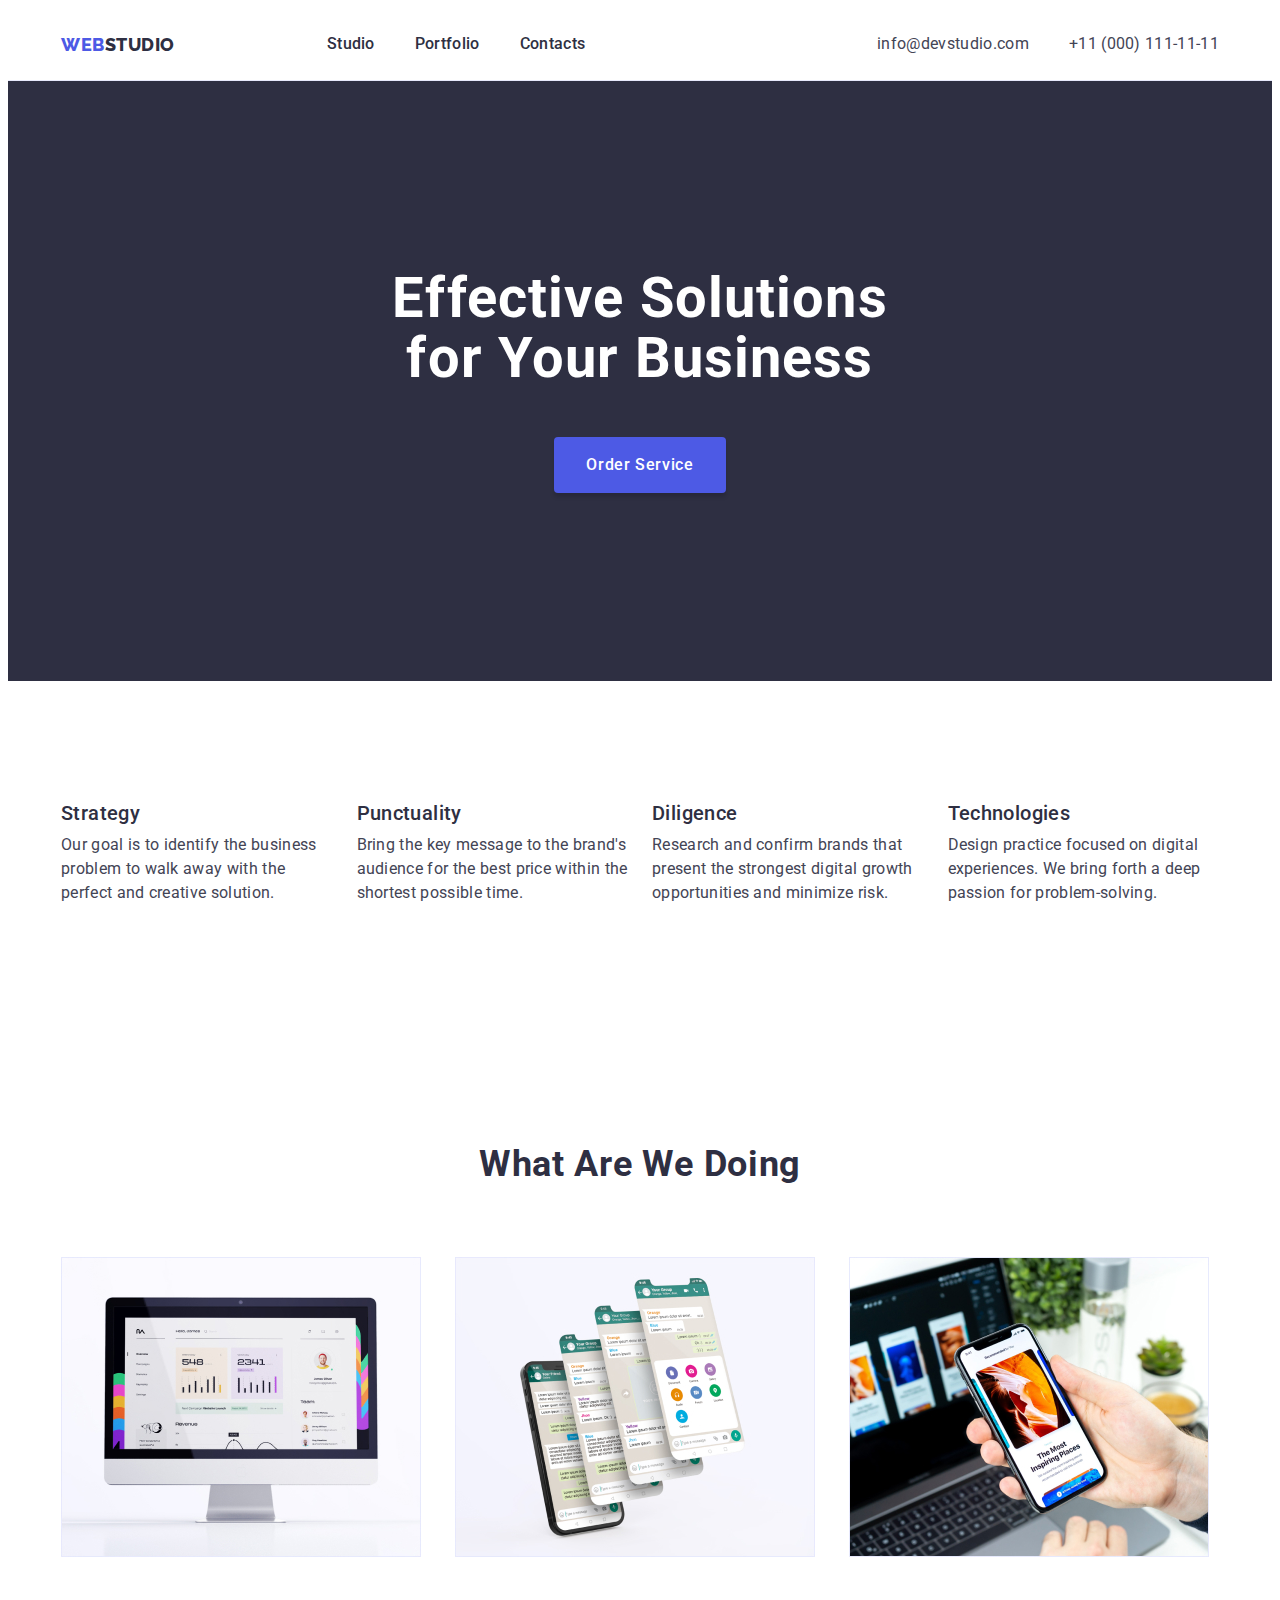
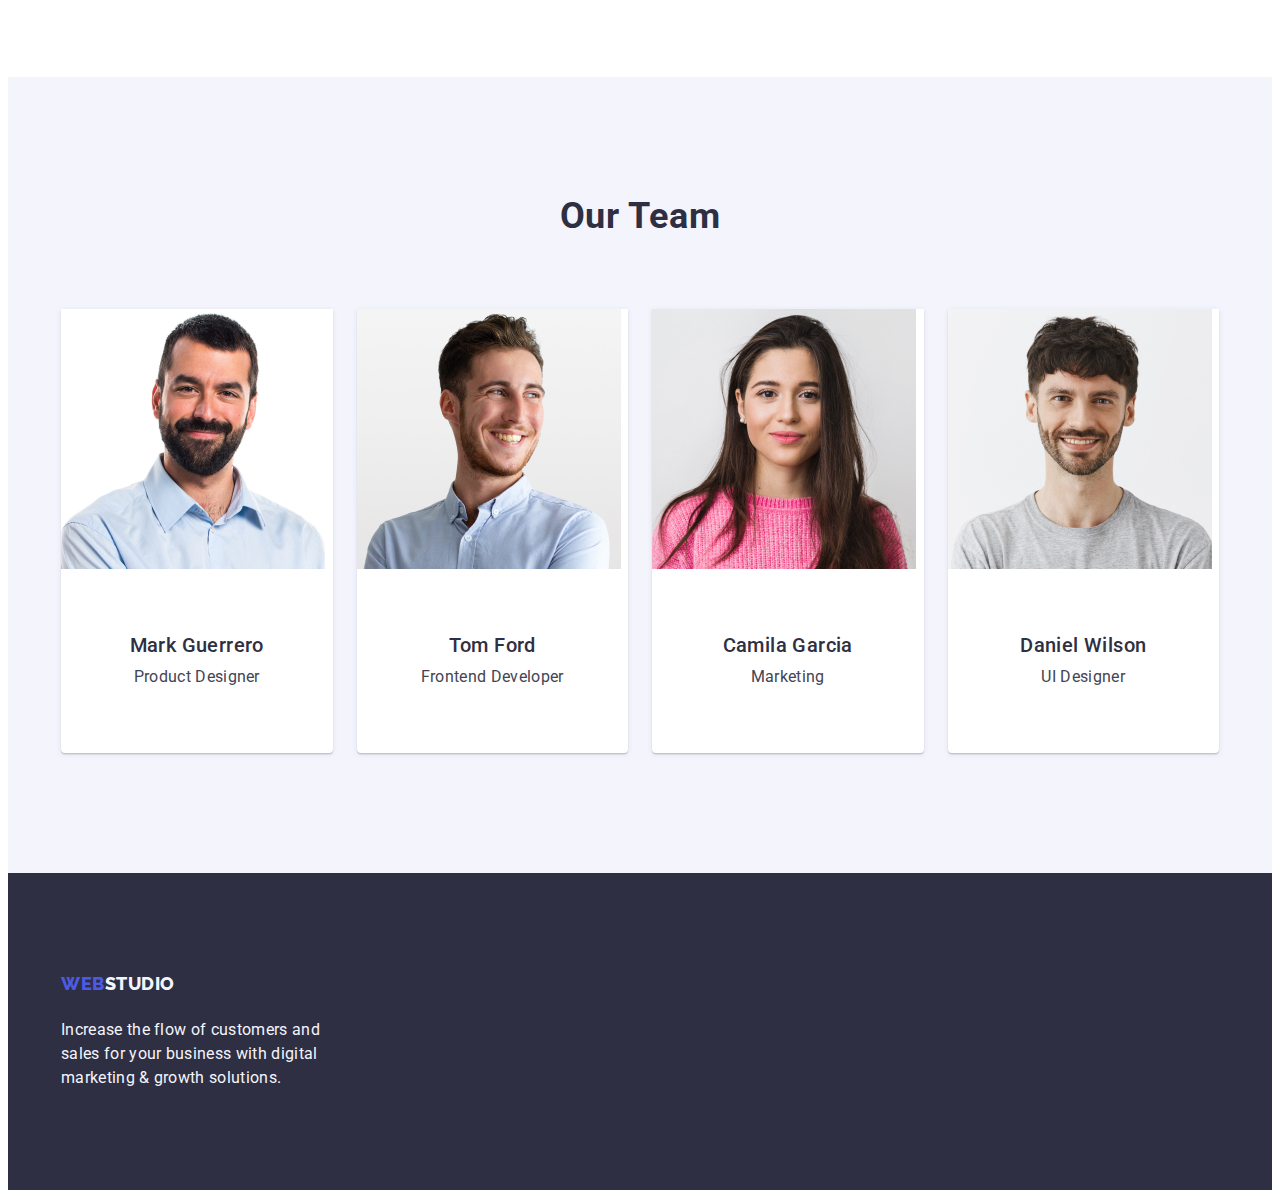
<file: index.html>
<!DOCTYPE html>
<html lang="en">
  <head>
    <meta charset="UTF-8" />
    <meta name="viewport" content="width=device-width, initial-scale=1.0" />

    <title>Document</title>
    <link rel="preconnect" href="https://fonts.googleapis.com" />
    <link rel="preconnect" href="https://fonts.gstatic.com" crossorigin />
    <link
      href="https://fonts.googleapis.com/css2?family=Raleway:wght@800&family=Roboto:wght@400;500;700;900&display=swap"
      rel="stylesheet"
    />
    <link
      rel="stylesheet"
      href="https://cdnjs.cloudflare.com/ajax/libs/modern-normalize/2.0.0/modern-normalize.min.css"
      integrity="sha512-4xo8blKMVCiXpTaLzQSLSw3KFOVPWhm/TRtuPVc4WG6kUgjH6J03IBuG7JZPkcWMxJ5huwaBpOpnwYElP/m6wg=="
      crossorigin="anonymous"
      referrerpolicy="no-referrer"
    />
    <link rel="stylesheet" href="./css/style.css" />
  </head>
  <body>
    <!--HEADER-->
    <header class="page-header">
      <div class="container header-container">
        <nav class="page-nav">
          <a class="logo link" href="./index.html"
            >Web<span class="logo-studio">Studio</span>
          </a>

          <ul class="menu list">
            <li class="menu-item">
              <a class="menu-link link" href="./index.html">Studio</a>
            </li>
            <li class="menu-item">
              <a class="menu-link link" href="./portfolio.html">Portfolio</a>
            </li>
            <li class="menu-item">
              <a class="menu-link link" href="">Contacts</a>
            </li>
          </ul>
        </nav>
        <address class="contact-address">
          <ul class="address-list list">
            <li class="address-item">
              <a
                class="contact-mail-number link"
                href="mailto:info@devstudio.com"
                >info@devstudio.com</a
              >
            </li>
            <li class="address-item">
              <a class="contact-mail-number link" href="tel:+110001111111"
                >+11 (000) 111-11-11</a
              >
            </li>
          </ul>
        </address>
      </div>
    </header>

    <main class="main">
      <!--HERO-->
      <section class="section-hero">
        <div class="container container-hero">
          <h1 class="hero-title">Effective Solutions for Your Business</h1>
          <button class="page-button">Order Service</button>
        </div>
      </section>
      <!--ADVANTAGES-->
      <section class="section">
        <div class="container">
          <h2 class="visually-hidden">Company advantages</h2>
          <ul class="adventages-list list">
            <li class="adventages-item">
              <h3 class="suptitle advantage-title">Strategy</h3>
              <p class="section-description">
                Our goal is to identify the business problem to walk away with
                the perfect and creative solution.
              </p>
            </li>
            <li class="adventages-item">
              <h3 class="suptitle advantage-title">Punctuality</h3>
              <p class="section-description">
                Bring the key message to the brand's audience for the best price
                within the shortest possible time.
              </p>
            </li>
            <li class="adventages-item">
              <h3 class="suptitle advantage-title">Diligence</h3>
              <p class="section-description">
                Research and confirm brands that present the strongest digital
                growth opportunities and minimize risk.
              </p>
            </li>
            <li class="adventages-item">
              <h3 class="suptitle advantage-title">Technologies</h3>
              <p class="section-description">
                Design practice focused on digital experiences. We bring forth a
                deep passion for problem-solving.
              </p>
            </li>
          </ul>
        </div>
      </section>
      <!--ABOUT-->
      <section class="section-about">
        <div class="container">
          <h2 class="top-title">What are we doing</h2>
          <ul class="about-list list">
            <li class="about-item">
              <img src="./images/img1.jpg" alt="computer monitor" width="360" />
            </li>
            <li class="about-item">
              <img src="./images/img2.jpg" alt="phone screen" width="360" />
            </li>
            <li class="about-item">
              <img
                src="./images/img3.jpg"
                alt="computer monitor and phone screen"
                width="360"
              />
            </li>
          </ul>
        </div>
      </section>
      <!--TEAM-->
      <section class="section information-section">
        <div class="container team-container">
          <h2 class="top-title">Our Team</h2>
          <ul class="information-list list">
            <li class="information-iteam">
              <img src="./images/imgteam.jpg" alt="photo of man" width="264" />
              <div class="team-name">
                <h3 class="suptitle team-title">Mark Guerrero</h3>
                <p class="section-description team-text">Product Designer</p>
              </div>
            </li>
            <li class="information-iteam">
              <img src="./images/imgteam1.jpg" alt="photo of man" width="264" />
              <div class="team-name">
                <h3 class="suptitle team-title">Tom Ford</h3>
                <p class="section-description team-text">Frontend Developer</p>
              </div>
            </li>
            <li class="information-iteam">
              <img
                src="./images/imgteam2.jpg"
                alt="photo of woman"
                width="264"
              />
              <div class="team-name">
                <h3 class="suptitle team-title">Camila Garcia</h3>
                <p class="section-description team-text">Marketing</p>
              </div>
            </li>
            <li class="information-iteam">
              <img src="./images/imgteam3.jpg" alt="photo of man" width="264" />
              <div class="team-name">
                <h3 class="suptitle team-title">Daniel Wilson</h3>
                <p class="section-description team-text">UI Designer</p>
              </div>
            </li>
          </ul>
        </div>
      </section>
    </main>
    <!--FOOTER-->
    <footer class="footer">
      <div class="container contaniar-footer">
        <a class="logo-footer link" href="./index.html"
          >Web<span class="logo-studio dark">Studio</span>
        </a>
        <p class="section-description dark">
          Increase the flow of customers and sales for your business with
          digital marketing & growth solutions.
        </p>
      </div>
    </footer>
  </body>
</html>
</file>
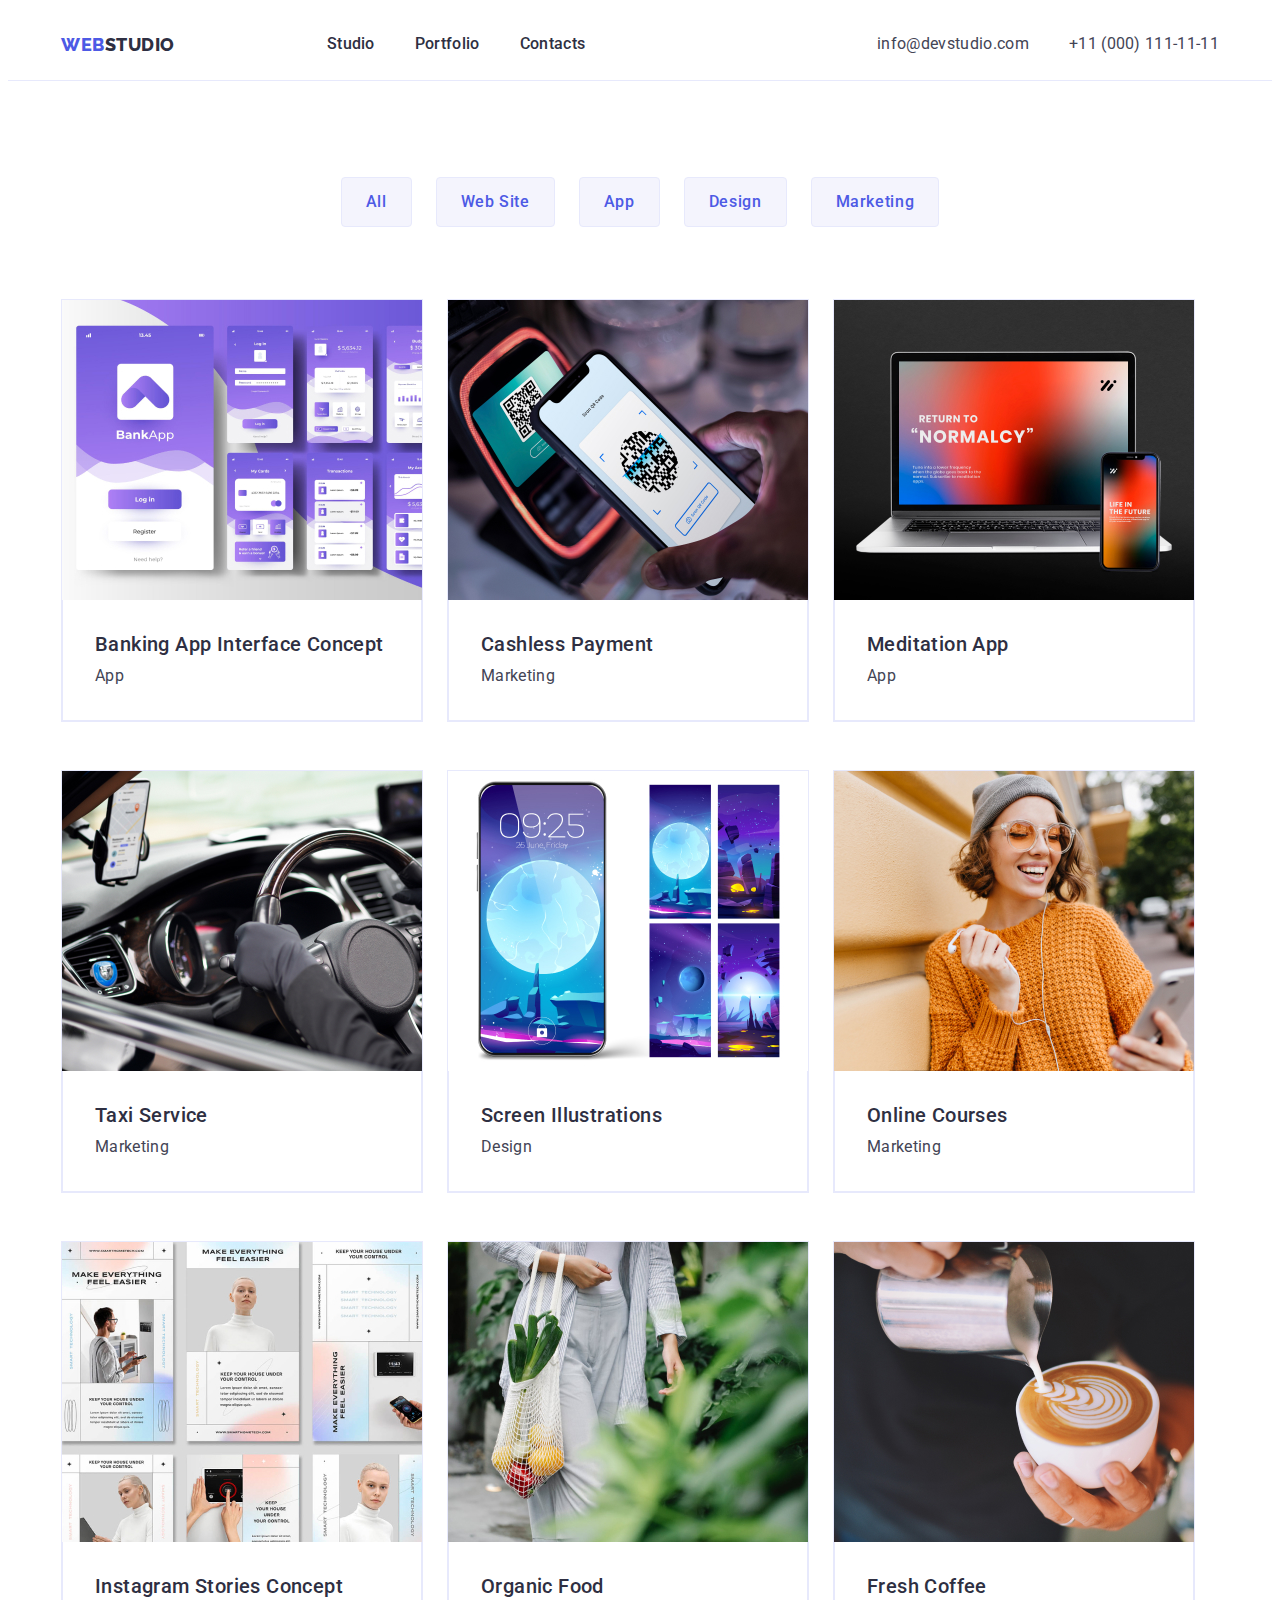
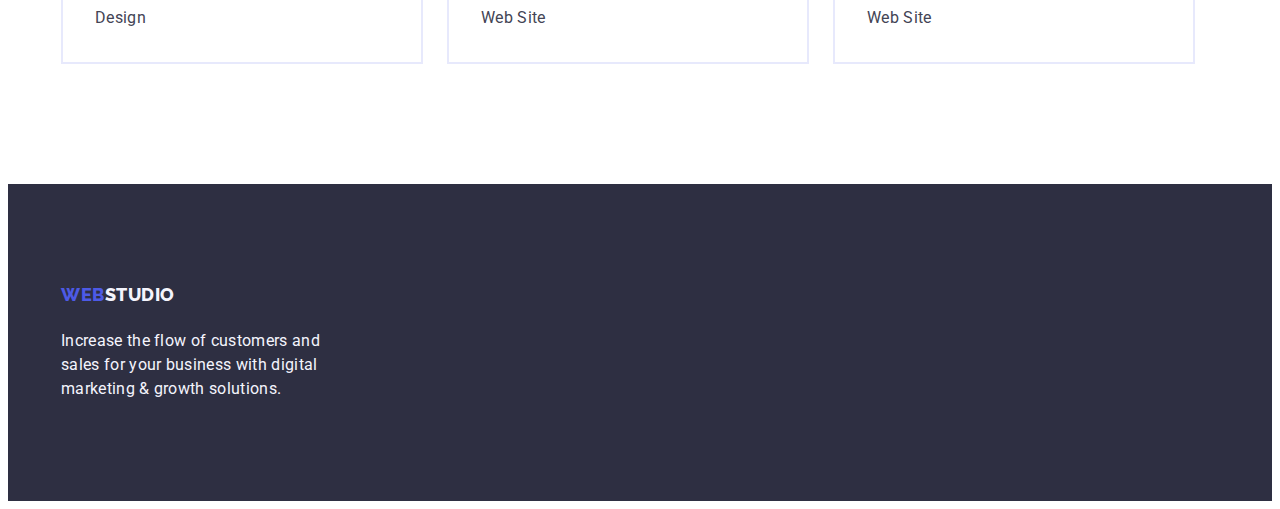
<file: portfolio.html>
<!DOCTYPE html>
<html lang="en">
  <head>
    <meta charset="UTF-8" />
    <meta name="viewport" content="width=device-width, initial-scale=1.0" />
    <title>Document</title>
    <link rel="preconnect" href="https://fonts.googleapis.com" />
    <link rel="preconnect" href="https://fonts.gstatic.com" crossorigin />
    <link
      href="https://fonts.googleapis.com/css2?family=Raleway:wght@800&family=Roboto:wght@400;500;700;900&display=swap"
      rel="stylesheet"
    />
    <link
      rel="stylesheet"
      href="https://cdnjs.cloudflare.com/ajax/libs/modern-normalize/2.0.0/modern-normalize.min.css"
      integrity="sha512-4xo8blKMVCiXpTaLzQSLSw3KFOVPWhm/TRtuPVc4WG6kUgjH6J03IBuG7JZPkcWMxJ5huwaBpOpnwYElP/m6wg=="
      crossorigin="anonymous"
      referrerpolicy="no-referrer"
    />
    <link rel="stylesheet" href="./css/style.css" />
  </head>

  <body>
    <!--HEADER-->
    <header class="page-header">
      <div class="container header-container">
        <nav class="page-nav">
          <a class="logo link" href="./index.html"
            >Web<span class="logo-studio">Studio</span>
          </a>

          <ul class="menu list">
            <li class="menu-item">
              <a class="menu-link link" href="./index.html">Studio</a>
            </li>
            <li class="menu-item">
              <a class="menu-link link" href="./portfolio.html">Portfolio</a>
            </li>
            <li class="menu-item">
              <a class="menu-link link" href="">Contacts</a>
            </li>
          </ul>
        </nav>
        <address class="contact-address">
          <ul class="address-list list">
            <li class="address-item">
              <a
                class="contact-mail-number link"
                href="mailto:info@devstudio.com"
                >info@devstudio.com</a
              >
            </li>
            <li class="address-item">
              <a class="contact-mail-number link" href="tel:+110001111111"
                >+11 (000) 111-11-11</a
              >
            </li>
          </ul>
        </address>
      </div>
    </header>
    <!--MENU PAGE-->
    <main class="main">
      <section class="section-filter">
        <div class="container">
          <h1 class="visually-hidden">Filters</h1>
          <ul class="filter-list list">
            <li class="filter-item">
              <button class="filter-button link" type="button">All</button>
            </li>
            <li class="filter-item">
              <button class="filter-button link" type="button">Web Site</button>
            </li>
            <li class="filter-item">
              <button class="filter-button link" type="button">App</button>
            </li>
            <li class="filter-item">
              <button class="filter-button link" type="button">Design</button>
            </li>
            <li class="filter-item">
              <button class="filter-button link" type="button">
                Marketing
              </button>
            </li>
          </ul>

          <ul class="example-list list">
            <li class="example-item">
              <a class="images link" href=""
                ><img
                  class="example-ill"
                  src="./images/portfolioimg1.jpg"
                  alt="interface concept"
                  width="360"
                />

                <div class="container-menu">
                  <h2 class="suptitle example-title">
                    Banking App Interface Concept
                  </h2>
                  <p class="section-description example">App</p>
                </div>
              </a>
            </li>
            <li class="example-item">
              <a class="images link" href="">
                <img
                  class="example-ill"
                  src="./images/portfolioimg2.jpg"
                  alt="pone scan thr code"
                  width="360"
                />
                <div class="container-menu">
                  <h2 class="suptitle example-title">Cashless Payment</h2>
                  <p class="section-description example">Marketing</p>
                </div>
              </a>
            </li>
            <li class="example-item">
              <a class="images link" href="">
                <img
                  class="example-ill"
                  src="./images/portfolioimg3.jpg"
                  alt="computer monitor and phone screen"
                  width="360"
                />
                <div class="container-menu">
                  <h2 class="suptitle example-title">Meditation App</h2>
                  <p class="section-description example">App</p>
                </div>
              </a>
            </li>
            <li class="example-item">
              <a class="images link" href="">
                <img
                  class="example-ill"
                  src="./images/portfolioimg4.jpg"
                  alt="car steering wheel and phone screen"
                  width="360"
                />
                <div class="container-menu">
                  <h2 class="suptitle example-title">Taxi Service</h2>
                  <p class="section-description example">Marketing</p>
                </div>
              </a>
            </li>
            <li class="example-item">
              <a class="images link" href="">
                <img
                  class="example-ill"
                  src="./images/portfolioimg5.jpg"
                  alt="photo screensaver"
                  width="360"
                />
                <div class="container-menu">
                  <h2 class="suptitle example-title">Screen Illustrations</h2>
                  <p class="section-description example">Design</p>
                </div>
              </a>
            </li>
            <li class="example-item">
              <a class="images link" href="">
                <img
                  class="example-ill"
                  src="./images/portfolioimg6.jpg"
                  alt="girl with headphones"
                  width="360"
                />
                <div class="container-menu">
                  <h2 class="suptitle example-title">Online Courses</h2>
                  <p class="section-description example">Marketing</p>
                </div>
              </a>
            </li>
            <li class="example-item">
              <a class="images link" href="">
                <img
                  class="example-ill"
                  src="./images/portfolioimg7.jpg"
                  alt="stories examples"
                  width="360"
                />
                <div class="container-menu">
                  <h2 class="suptitle example-title">
                    Instagram Stories Concept
                  </h2>
                  <p class="section-description example">Design</p>
                </div>
              </a>
            </li>
            <li class="example-item">
              <a class="images link" href="">
                <img
                  class="example-ill"
                  src="./images/portfolioimg8.jpg"
                  alt="girl with a basket of food"
                  width="360"
                />
                <div class="container-menu">
                  <h2 class="suptitle example-title">Organic Food</h2>
                  <p class="section-description example">Web Site</p>
                </div>
              </a>
            </li>
            <li class="example-item">
              <a class="images link" href="">
                <img
                  class="example-ill"
                  src="./images/portfolioimg9.jpg"
                  alt="cup of coffee with milk"
                  width="360"
                />
                <div class="container-menu">
                  <h2 class="suptitle example-title">Fresh Coffee</h2>
                  <p class="section-description example">Web Site</p>
                </div>
              </a>
            </li>
          </ul>
        </div>
      </section>
    </main>
    <!--FOOTER-->
    <footer class="footer">
      <div class="container contaniar-footer">
        <a class="logo-footer link" href="./index.html"
          >Web<span class="logo-studio dark">Studio</span>
        </a>
        <p class="section-description dark">
          Increase the flow of customers and sales for your business with
          digital marketing & growth solutions.
        </p>
      </div>
    </footer>
  </body>
</html>
</file>
<file: css/style.css>
:root {
  --primery-text-color: #2e2f42;
  --secondery-text-color: #434455;
  --brand-color: #4d5ae5;
  --pressed-color: #404bbf;
  --light-color: #f4f4fd;
  --wigth-color: #ffffff;
  --accent: #e7e9fc;
  --primery-text: 'Roboto', sans-serif;
}

.list {
  list-style: none;
  margin: 0;
  padding: 0;
}
.link {
  text-decoration: none;
}
body {
  background-color: #ffffff;
  color: #434455;
  font-family: 'Roboto', sans-serif;
  font-weight: 400;
}
h1,
h2,
h3,
h4,
h5,
p {
  margin: 0;
}
img {
  display: block;
  max-width: 100%;
  height: auto;
}
.visually-hidden {
  position: absolute;
  width: 1px;
  height: 1px;
  margin: -1px;
  border: 0;
  padding: 0;

  white-space: nowrap;
  clip-path: inset(100%);
  clip: rect(0 0 0 0);
  overflow: hidden;
}

/*=========COMPONENTS======*/
.container {
  max-width: 1158px;
  padding-left: 15px;
  padding-right: 15px;
  margin: 0 auto;
}
.suptitle {
  color: var(--primery-text-color);
  font-size: 20px;
  font-weight: 500;
  line-height: 1.2;
  letter-spacing: 0.4px;
  text-align: center;
}

.section-description {
  color: var(--secondery-text-color);
  font-size: 16px;
  line-height: 1.5;
  letter-spacing: 0.32px;
  margin-top: 8px;
}
.menu-link {
  display: block;
  padding: 24px 0;
  font-size: 16px;
  font-weight: 500;
  line-height: 1.5;
  letter-spacing: 0.32px;
  color: var(--primery-text-color);
}
.menu-link:hover,
.menu-link:focus {
  color: var(--pressed-color);
}
.top-title {
  color: var(--primery-text-color);
  font-size: 36px;
  font-weight: 700;
  line-height: 1.11;
  letter-spacing: 0.72px;
  text-transform: capitalize;
  text-align: center;
  margin-bottom: 72px;
}
.logo {
  display: inline-flex;
  align-items: center;
  padding: 25.5px 0;
  color: var(--brand-color);
  font-family: Raleway, sans-serif;
  font-size: 18px;
  font-weight: 800;
  line-height: 1.17;
  letter-spacing: 0.54px;
  text-transform: uppercase;
  margin-right: 76px;
}
.logo-studio {
  display: inline-flex;
  align-items: center;
  margin-right: auto;
  font-family: Raleway, sans-serif;
  color: var(--primery-text-color);
  font-size: 18px;
  font-weight: 800;
  line-height: 1.17;
  letter-spacing: 0.54px;
  text-transform: uppercase;
}

/*==========/COMPONENTS========*/

/*=========HEADER=======*/
.page-nav {
  display: flex;
  align-items: center;
}
.page-header {
  border-bottom: 1px solid var(--accent);
}
.header-container {
  display: flex;
  align-items: center;
  background: var(--wigth-color);
}

.menu {
  margin-left: 76px;
  display: flex;
  gap: 40px;
}

.contact-address {
  font-style: normal;
  margin-left: auto;
}
.address-list {
  display: flex;
  gap: 40px;
}
.contact-mail-number {
  display: flex;
  gap: 40px;
  color: var(--secondery-text-color);
  font-size: 16px;
  line-height: 1.5;
  letter-spacing: 0.32px;
}
.contact-mail-number:hover,
.contact-mail-number:focus {
  color: var(--pressed-color);
}
/*============/HEADER=========*/

/*============HERO============*/

.section-hero {
  padding: 188px 0;
  background-color: var(--primery-text-color);
  max-width: 1440px;
  margin: 0 auto;
}

.hero-title {
  color: var(--wigth-color);
  text-align: center;
  font-size: 56px;
  font-weight: 700;
  line-height: 1.07;
  letter-spacing: 1.12px;
  max-width: 496px;
  margin: 0 auto;
  padding-bottom: 48px;
}
.page-button {
  font-family: 'Roboto', sans-serif;
  color: var(--wigth-color);
  background: var(--brand-color);
  font-size: 16px;
  font-weight: 500;
  line-height: 1.5;
  letter-spacing: 0.64px;
  cursor: pointer;
  padding: 16px 32px;
  margin: 0 auto;
  display: block;
  border-radius: 4px;
  box-shadow: 0px 4px 4px 0px rgba(0, 0, 0, 0.15);
  min-width: 169px;
  height: 56px;
  border: none;
}
.page-button:hover,
.page-button:focus {
  background: var(--pressed-color);
  border-radius: 4px;
}
/*============/HEARO==========*/

/*============ADVANTAGES=======*/
.section {
  padding: 120px 0;
}
.adventages-list {
  display: flex;
  gap: 24px;
}
.adventages-item {
  width: calc((100% - 72px) / 4);
  text-align: -webkit-match-parent;
}
.advantage-title {
  margin-bottom: 8px;
}
.suptitle.advantage-title {
  text-align: -webkit-match-parent;
}

/*============/ADVANTAGES=======*/
/*============About============*/
.section-about {
  padding: 120px 0;
}
.about-list {
  display: flex;
  gap: 24px;
}
.about-item {
  width: calc((100% - 24px * 2) / 3);
}
/*============/About============*/

/*============TEAM============*/

.section.information-section {
  background-color: var(--light-color);
}
.information-list {
  display: flex;
  gap: 24px;
  flex-wrap: wrap;
}
.team-name {
  padding: 32px 0;
}
.information-iteam {
  background-color: var(--wigth-color);
  border-radius: 0px 0px 4px 4px;
  box-shadow: 0px 2px 1px 0px rgba(46, 47, 66, 0.08),
    0px 1px 1px 0px rgba(46, 47, 66, 0.16),
    0px 1px 6px 0px rgba(46, 47, 66, 0.08);
  width: calc((100% - 24px * 3) / 4);
}
.suptitle.team-title {
  margin-top: 32px;
  margin-bottom: 8px;
  text-align: center;
}
.team-text {
  margin-bottom: 32px;
  text-align: center;
}
/*============/TEAM===========*/
/*============FOOTER==========*

/*=============/FOOTER==========*/
.footer {
  padding: 100px 0;
  background-color: var(--primery-text-color);
  max-width: 1440px;
  margin: 0 auto;
}

.logo-footer {
  display: inline-block;
  align-items: center;
  color: var(--brand-color);
  font-family: Raleway, sans-serif;
  font-size: 18px;
  font-weight: 800;
  line-height: 1.17;
  letter-spacing: 0.54px;
  text-transform: uppercase;
  margin-bottom: 16px;
}
.dark {
  color: var(--light-color);
}
.section-description.dark {
  width: 264px;
}
/*=============/FOOTER=========*/

/*===============PORTFOLIO======*/
.section-filter {
  padding-top: 96px;
  padding-bottom: 120px;
}
.filter-list {
  display: flex;
  align-items: center;
  gap: 24px;
  justify-content: center;
  margin-bottom: 72px;
}

.filter-button {
  font-family: 'Roboto', sans-serif;
  color: var(--brand-color);
  font-size: 16px;
  font-weight: 500;
  line-height: 1.5;
  letter-spacing: 0.64px;
  background-color: var(--light-color);
  cursor: pointer;
  padding: 12px 24px;
  border-radius: 4px;
  border: 1px solid var(--accent);
}
.filter-button:hover,
.filter-button:focus {
  color: var(--wigth-color);
  background: var(--pressed-color);
  border-radius: 4px;
  border: 1px solid transparent;
  box-shadow: 0px 2px 2px 0px rgba(0, 0, 0, 0.12),
    0px 2px 1px 0px rgba(0, 0, 0, 0.08), 0px 3px 1px 0px rgba(0, 0, 0, 0.1);
}
.container-menu {
  padding: 32px 16px;
  border: 1px solid var(--accent);
  border-top: none;
}
.example-item {
  border: 1px solid var(--accent);
  background: var(--wigth-color);
  width: calc((100% - 24px * 2) / 3);
  max-width: 360px;
}

.example-list {
  display: flex;
  gap: 24px;
  flex-wrap: wrap;
  row-gap: 48px;
}
.suptitle.example-title {
  margin-bottom: 8px;
  margin-left: 16px;
  text-align: left;
}
.section-description.example {
  margin-left: 16px;
  text-align: left;
}

/*==============/PORTFOLIO=======*/
</file>
